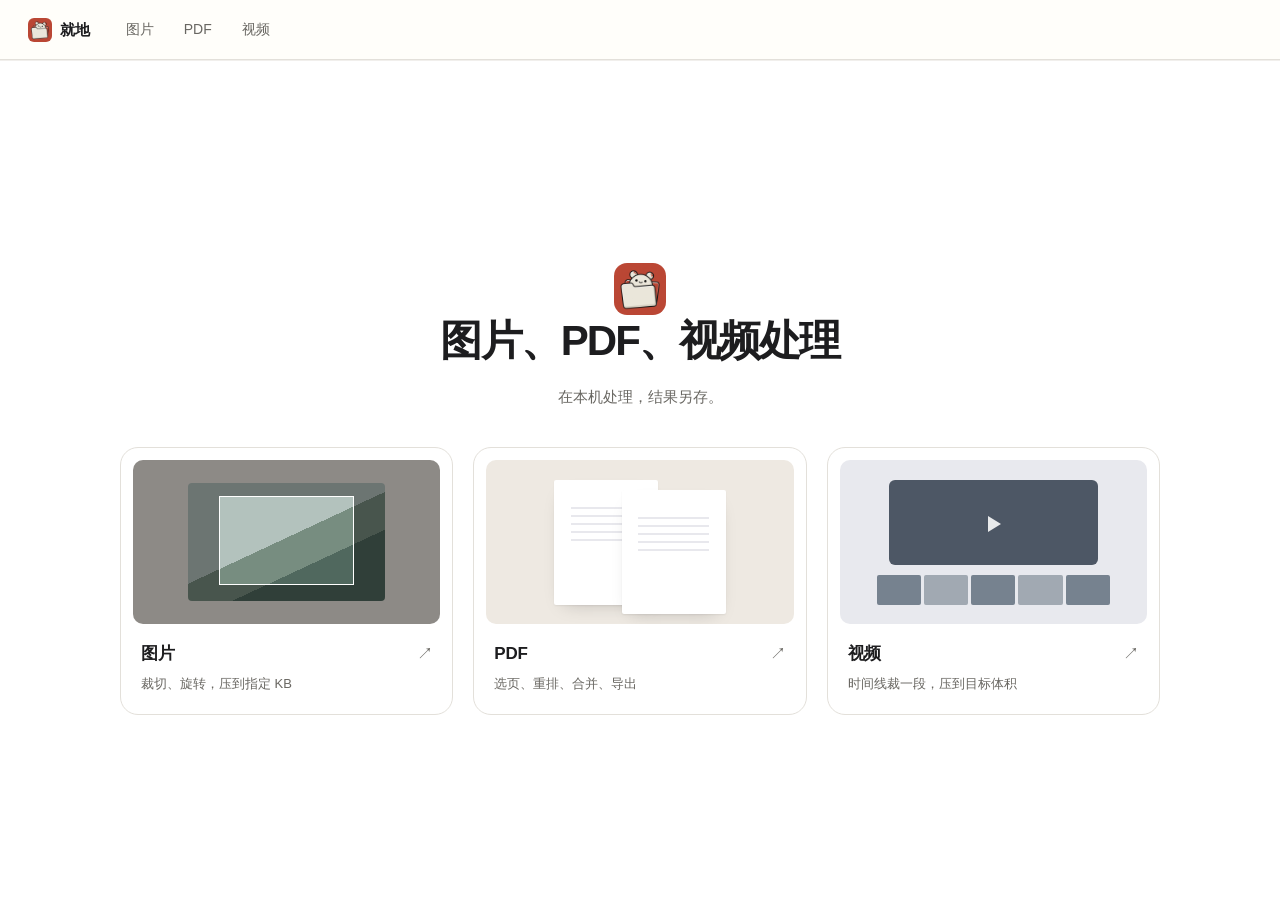
<file: index.html>
<!DOCTYPE html>
<html lang="zh-CN">
<head>
<meta charset="utf-8">
<meta name="viewport" content="width=device-width, initial-scale=1, viewport-fit=cover">
<meta name="theme-color" content="#BA4735">
<title>就地</title>
<link rel="icon" href="favicon.png" type="image/png">
<link rel="apple-touch-icon" href="apple-touch-icon.png">
<link rel="stylesheet" href="css/app.css">
</head>
<body>
<div class="app">
  <a class="skip-link" href="#mainContent">跳到主要内容</a>
  <nav class="shell-nav" aria-label="主要导航">
    <a class="brand" href="index.html"><img src="favicon.png" width="24" height="24" alt="">就地</a>
    <div class="nav-links">
      <a href="image.html">图片</a>
      <a href="pdf.html">PDF</a>
      <a href="video.html">视频</a>
    </div>
  </nav>
  <main id="mainContent" class="hub-page">
    <header class="hub-hero">
      <img class="hub-mark" src="favicon.png" width="72" height="72" alt="">
      <h1>图片、PDF、视频处理</h1>
      <p class="hero-copy">在本机处理，结果另存。</p>
    </header>
    <section class="hub-tools">
      <a class="hub-tool" href="image.html">
        <div class="hub-preview is-image" aria-hidden="true">
          <span class="pv-photo"></span>
          <span class="pv-crop">
            <i class="nw"></i><i class="ne"></i><i class="sw"></i><i class="se"></i>
          </span>
        </div>
        <h2>图片 <span aria-hidden="true">↗</span></h2>
        <p>裁切、旋转，压到指定 KB</p>
      </a>
      <a class="hub-tool" href="pdf.html">
        <div class="hub-preview is-pdf" aria-hidden="true">
          <span class="pv-page a"></span>
          <span class="pv-page b"></span>
        </div>
        <h2>PDF <span aria-hidden="true">↗</span></h2>
        <p>选页、重排、合并、导出</p>
      </a>
      <a class="hub-tool" href="video.html">
        <div class="hub-preview is-video" aria-hidden="true">
          <span class="pv-screen"></span>
          <span class="pv-film"><i></i><i></i><i></i><i></i><i></i></span>
        </div>
        <h2>视频 <span aria-hidden="true">↗</span></h2>
        <p>时间线裁一段，压到目标体积</p>
      </a>
    </section>
  </main>
</div>
</body>
</html>
</file>
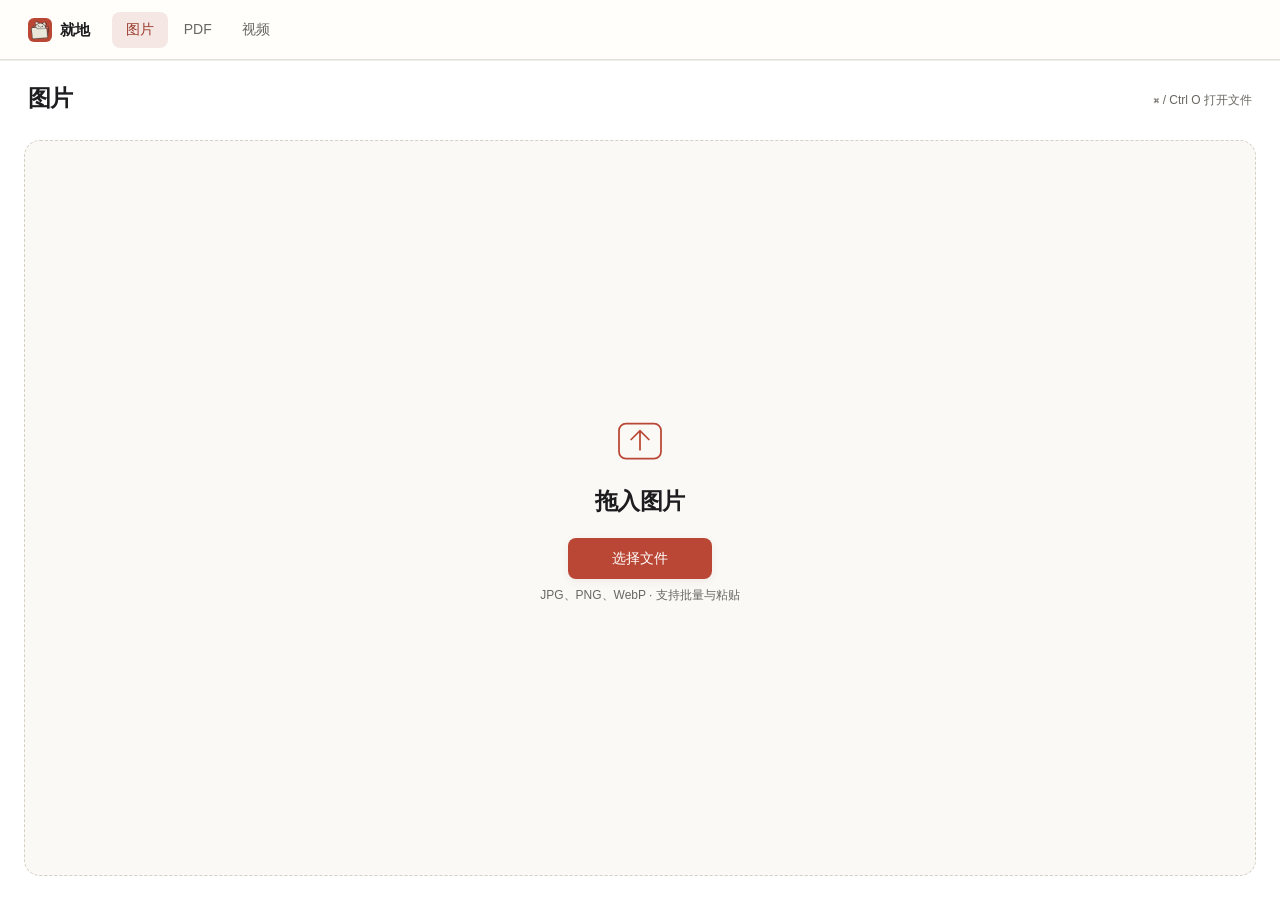
<file: image.html>
<!DOCTYPE html>
<html lang="zh-CN">
<head>
<meta charset="utf-8">
<meta name="viewport" content="width=device-width, initial-scale=1, viewport-fit=cover">
<meta name="theme-color" content="#BA4735">
<title>就地 · 图片</title>
<link rel="icon" href="favicon.png" type="image/png">
<link rel="apple-touch-icon" href="apple-touch-icon.png">
<link rel="stylesheet" href="css/app.css">
</head>
<body class="tool-image">
<div class="app">
  <a class="skip-link" href="#mainContent">跳到主要内容</a>
  <nav class="shell-nav" aria-label="主要导航">
    <a class="brand" href="index.html"><img src="favicon.png" width="24" height="24" alt="">就地</a>
    <div class="nav-links">
      <a href="image.html">图片</a>
      <a href="pdf.html">PDF</a>
      <a href="video.html">视频</a>
    </div>
  </nav>

  <main id="mainContent" class="tool-main">
  <header class="tool-heading"><div><h1>图片</h1></div><span class="shortcut-hint">⌘ / Ctrl O 打开文件</span></header>
  <section id="empty" class="empty">
    <div id="drop" class="drop" tabindex="0" role="button" aria-label="选择或拖入图片">
      <input id="file" aria-label="选择图片文件" tabindex="-1" class="file-hidden" type="file" accept="image/*" multiple>
      <svg class="drop-icon" viewBox="0 0 48 48" fill="none" stroke="currentColor" stroke-width="1.5" aria-hidden="true"><rect x="6" y="10" width="36" height="30" rx="6"/><path d="M16 24l8-8 8 8M24 16v17"/></svg>
      <p class="dz-main">拖入图片</p>
      <span class="choose-file">选择文件</span>
      <p class="dz-formats">JPG、PNG、WebP · 支持批量与粘贴</p>
      <p id="importStatus" class="import-status" role="status" aria-live="polite"></p>
    </div>
  </section>

  <div id="work" class="studio hidden">
    <div class="stage-col">
      <div class="stage" id="stage">
        <div class="stage-tabs" id="stageTabs">
          <button type="button" data-view="crop" class="on">裁切</button>
          <button type="button" data-view="compare">对比</button>
        </div>
        <div id="cropView">
          <div class="stage-inner" id="stageInner">
            <canvas id="view"></canvas>
            <div class="crop" id="cropEl" hidden>
              <i data-handle="nw"></i><i data-handle="n"></i><i data-handle="ne"></i>
              <i data-handle="w"></i><i data-handle="e"></i>
              <i data-handle="sw"></i><i data-handle="s"></i><i data-handle="se"></i>
            </div>
          </div>
        </div>
        <div id="compareView" class="compare-view hidden">
          <img id="cmpOrig" alt="原图">
          <div class="cmp-top" id="cmpTop"><img id="cmpOut" alt="结果"></div>
          <div class="cmp-bar" id="cmpBar"></div>
          <span class="cmp-tag l">原</span>
          <span class="cmp-tag r">压后</span>
        </div>
      </div>
      <div id="batchStrip" class="batch-strip hidden"></div>
    </div>

    <aside class="console" aria-label="图片处理设置">
      <div class="file-head">
        <div class="name" id="fileName">—</div>
        <div class="meta" id="fileMeta"></div>
      </div>

      <div class="block">
        <span class="lab">取景</span>
        <div class="chips" id="aspects"></div>
      </div>

      <div class="block">
        <span class="lab">常用尺寸</span>
        <div class="presets" id="presets"></div>
      </div>

      <div class="block limit-block">
        <span class="lab">体积上限 <span class="unit-hint">1 KB = 1,000 字节</span></span>
        <div class="row">
          <input aria-label="体积上限（KB）" id="kbRange" type="range" min="10" max="4000" step="1" value="200">
          <div class="num-box">
            <input aria-label="体积上限（KB）" id="kbNum" type="number" min="10" max="4000" step="0.1" value="200" inputmode="decimal">
            <span>KB</span>
          </div>
        </div>
      </div>

      <div class="block">
        <span class="lab">格式</span>
        <div class="seg" id="fmtSeg">
          <button type="button" data-fmt="jpeg" class="on">JPEG</button>
          <button type="button" data-fmt="webp" id="webpBtn">WebP</button>
          <button type="button" data-fmt="png">PNG</button>
        </div>
        <p class="warn-box" id="pngWarn">PNG 保留透明度；较小体积可选择 JPEG 或 WebP。</p>
      </div>

      <div class="block">
        <span class="lab">输出像素</span>
        <div class="dims">
          <div class="num-box">
            <input aria-label="输出宽度（像素）" id="wVal" type="number" min="1" max="8000" inputmode="numeric">
            <span>宽</span>
          </div>
          <button type="button" class="link on" id="keepAsp" aria-pressed="true" title="锁定比例">比例</button>
          <div class="num-box">
            <input aria-label="输出高度（像素）" id="hVal" type="number" min="1" max="8000" inputmode="numeric">
            <span>高</span>
          </div>
        </div>
      </div>

      <div class="block">
        <div class="text-row">
          <button type="button" id="rotL">左转</button>
          <button type="button" id="rotR">右转</button>
          <button type="button" id="flipH">水平翻</button>
          <button type="button" id="flipV">垂直翻</button>
        </div>
      </div>

      <div class="progress hidden"><i id="progressBar"></i></div>
      <div class="result" id="resultBox" aria-label="实际导出结果" aria-live="polite"></div>
      <p id="status" class="status" aria-live="polite"></p>

      <div class="actions">
        <a id="dl" class="btn btn-primary" href="#" download aria-disabled="true">下载这张</a>
        <button type="button" id="dlAll" class="hidden">打包全部</button>
        <button type="button" id="resetImage" class="btn-ghost">恢复原图</button>
        <button type="button" id="swap" class="btn-ghost">换图</button>
      </div>
    </aside>
  </div>
  </main>
</div>
<script src="js/common.js"></script>
<script src="js/image.js"></script>
</body>
</html>
</file>
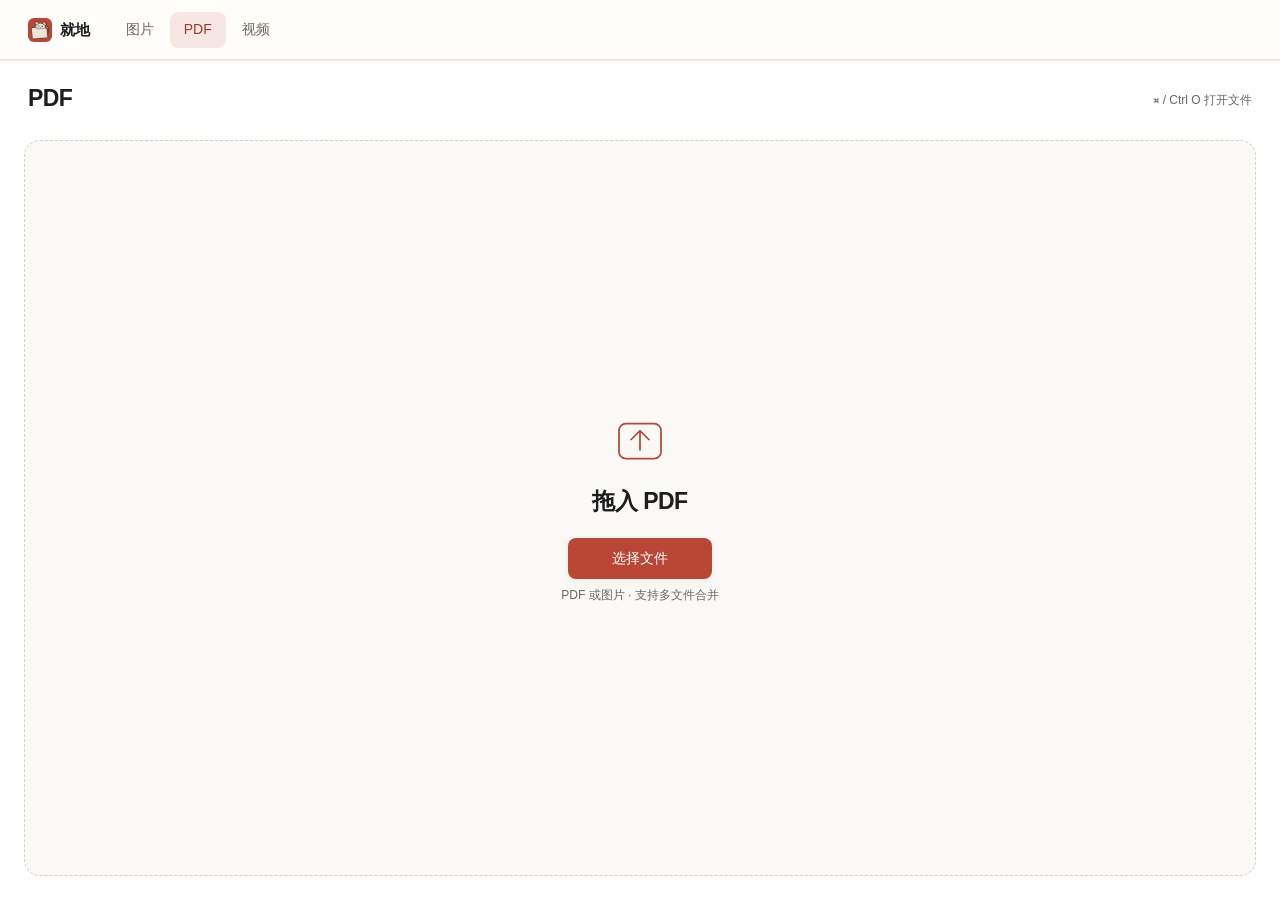
<file: pdf.html>
<!DOCTYPE html>
<html lang="zh-CN">
<head>
<meta charset="utf-8">
<meta name="viewport" content="width=device-width, initial-scale=1, viewport-fit=cover">
<meta name="theme-color" content="#BA4735">
<title>就地 · PDF</title>
<link rel="icon" href="favicon.png" type="image/png">
<link rel="apple-touch-icon" href="apple-touch-icon.png">
<link rel="stylesheet" href="css/app.css">
</head>
<body class="tool-pdf">
<div class="app">
  <a class="skip-link" href="#mainContent">跳到主要内容</a>
  <nav class="shell-nav" aria-label="主要导航">
    <a class="brand" href="index.html"><img src="favicon.png" width="24" height="24" alt="">就地</a>
    <div class="nav-links">
      <a href="image.html">图片</a>
      <a href="pdf.html">PDF</a>
      <a href="video.html">视频</a>
    </div>
  </nav>

  <main id="mainContent" class="tool-main">
  <header class="tool-heading"><div><h1>PDF</h1></div><span class="shortcut-hint">⌘ / Ctrl O 打开文件</span></header>
  <section id="empty" class="empty">
    <div id="drop" class="drop" tabindex="0" role="button" aria-label="选择或拖入 PDF">
      <input id="file" aria-label="选择PDF文件" tabindex="-1" class="file-hidden" type="file" accept="application/pdf,.pdf,image/*" multiple>
      <svg class="drop-icon" viewBox="0 0 48 48" fill="none" stroke="currentColor" stroke-width="1.5" aria-hidden="true"><rect x="6" y="10" width="36" height="30" rx="6"/><path d="M16 24l8-8 8 8M24 16v17"/></svg>
      <p class="dz-main">拖入 PDF</p>
      <span class="choose-file">选择文件</span>
      <p class="dz-formats">PDF 或图片 · 支持多文件合并</p>
      <p id="importStatus" class="import-status" role="status" aria-live="polite"></p>
    </div>
  </section>

  <div id="work" class="studio hidden">
    <div class="stage-col">
      <div class="work-bar">
        <div class="file-rail" id="fileRail"></div>
        <div class="toolbar">
          <span class="selcount" id="selCount">未选</span>
          <button type="button" id="selAll">全选</button>
          <button type="button" id="selNone">清除</button>
          <span class="sp"></span>
          <button type="button" id="rotL">左转</button>
          <button type="button" id="rotR">右转</button>
          <button type="button" id="delPages" class="btn-danger">删除</button>
          <button type="button" id="extractSel">拆出</button>
          <button type="button" id="exportImg">导出图</button>
        </div>
      </div>
      <p class="workspace-hint">点选页面 · Shift 连选 · ⌘ / Ctrl 多选 · 拖动重排</p>
      <div class="stage pdf-stage" id="pageStage">
        <div class="pages" id="pages"></div>
      </div>
    </div>

    <aside class="console" aria-label="PDF处理设置">
      <div class="file-head">
        <div class="name" id="fileName">—</div>
        <div class="meta" id="fileMeta"></div>
      </div>

      <div class="block">
        <span class="lab">按页导出</span>
        <div class="range-row">
          <label>从<input id="pgFrom" type="number" min="1" value="1" inputmode="numeric"></label>
          <label>到<input id="pgTo" type="number" min="1" value="1" inputmode="numeric"></label>
        </div>
        <input aria-label="剔除页码，如 3 或 7-9" id="pgSkip" class="skip-in" type="text" placeholder="剔除页，如 3, 7" autocomplete="off">
        <p class="note" id="rangeHint">将导出 — 页</p>
        <span class="lab">清晰度</span>
        <div class="seg" id="exDpi">
          <button type="button" data-dpi="150">清晰</button>
          <button type="button" data-dpi="200" class="on">高清</button>
          <button type="button" data-dpi="300">印刷</button>
        </div>
        <div class="seg" id="exFmt">
          <button type="button" data-ex="jpeg" class="on">JPEG</button>
          <button type="button" data-ex="png">PNG</button>
        </div>
        <div class="text-row">
          <button type="button" id="exPdf">导出 PDF</button>
          <button type="button" id="exLong">长图</button>
          <button type="button" id="exImgs">单张图</button>
        </div>
      </div>

      <div class="block">
        <span class="lab">压缩 PDF</span>
        <div class="limit-block pdf-limit">
          <label class="check-row"><input id="pdfLimitEnabled" type="checkbox">启用 PDF 体积上限</label>
          <div class="num-box"><input id="pdfTargetKB" aria-label="PDF 体积上限（KB）" type="number" min="10" max="256000" step="0.1" value="2000" inputmode="decimal"><span>KB</span></div>
          <p class="note">此上限适用于 PDF。</p>
        </div>
        <p class="note">保留文字与矢量内容。</p>
        <label class="check-row"><input id="rasterizePdf" type="checkbox">转为图片进一步压缩</label>
        <p class="note">转为图片会丢失文字搜索、链接和表单。</p>
        <div class="row">
          <input aria-label="图片压缩质量" id="jpgQ" type="range" min="1" max="100" step="1" value="100">
          <div class="num-box">
            <input aria-label="图片压缩质量" id="jpgQNum" type="number" min="1" max="100" value="100">
            <span>质量上限</span>
          </div>
        </div>
        <div class="seg" id="scaleSeg">
          <button type="button" data-scale="1">1×</button>
          <button type="button" data-scale="1.5" class="on">1.5×</button>
          <button type="button" data-scale="2">2×</button>
        </div>
        <button type="button" id="compress" class="btn-ghost btn-block">压缩</button>
      </div>

      <div class="progress hidden"><i id="progressBar"></i></div>
      <div id="exportResult" class="result" aria-live="polite"></div>
      <p id="status" class="status" aria-live="polite"></p>

      <div class="actions">
        <button type="button" id="download" class="btn-primary">下载当前</button>
        <button type="button" id="merge">合并全部并下载</button>
        <button type="button" id="undo" class="btn-ghost">撤销</button>
      </div>
    </aside>
  </div>
  </main>
</div>
<script src="js/vendor/pdf-lib.min.js"></script>
<script src="js/vendor/pdf.min.js"></script>
<script src="js/vendor/jszip.min.js"></script>
<script src="js/common.js"></script>
<script src="js/pdf.js"></script>
</body>
</html>
</file>
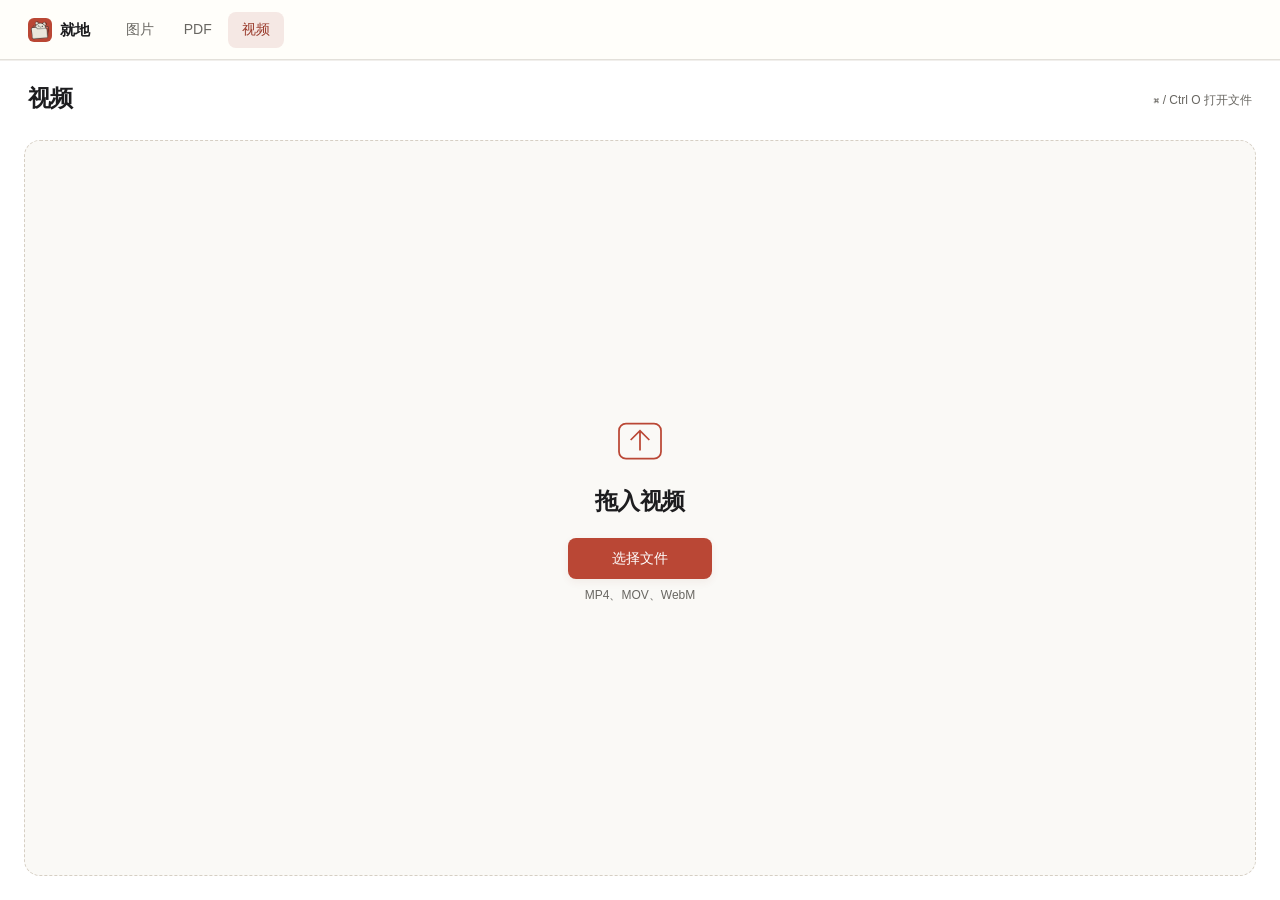
<file: video.html>
<!DOCTYPE html>
<html lang="zh-CN">
<head>
<meta charset="utf-8">
<meta name="viewport" content="width=device-width, initial-scale=1, viewport-fit=cover">
<meta name="theme-color" content="#BA4735">
<title>就地 · 视频</title>
<link rel="icon" href="favicon.png" type="image/png">
<link rel="apple-touch-icon" href="apple-touch-icon.png">
<link rel="stylesheet" href="css/app.css">
</head>
<body class="tool-video">
<div class="app">
  <a class="skip-link" href="#mainContent">跳到主要内容</a>
  <nav class="shell-nav" aria-label="主要导航">
    <a class="brand" href="index.html"><img src="favicon.png" width="24" height="24" alt="">就地</a>
    <div class="nav-links">
      <a href="image.html">图片</a>
      <a href="pdf.html">PDF</a>
      <a href="video.html">视频</a>
    </div>
  </nav>

  <main id="mainContent" class="tool-main">
  <header class="tool-heading"><div><h1>视频</h1></div><span class="shortcut-hint">⌘ / Ctrl O 打开文件</span></header>
  <section id="empty" class="empty">
    <div id="drop" class="drop" tabindex="0" role="button" aria-label="选择或拖入视频">
      <input id="file" aria-label="选择视频文件" tabindex="-1" class="file-hidden" type="file" accept="video/*">
      <svg class="drop-icon" viewBox="0 0 48 48" fill="none" stroke="currentColor" stroke-width="1.5" aria-hidden="true"><rect x="6" y="10" width="36" height="30" rx="6"/><path d="M16 24l8-8 8 8M24 16v17"/></svg>
      <p class="dz-main">拖入视频</p>
      <span class="choose-file">选择文件</span>
      <p class="dz-formats">MP4、MOV、WebM</p>
      <p id="importStatus" class="import-status" role="status" aria-live="polite"></p>
    </div>
  </section>

  <div id="work" class="studio hidden">
    <div class="stage-col">
      <div class="stage">
        <video id="player" class="preview" controls playsinline></video>
      </div>
      <div class="film" id="film" aria-label="裁剪时间线">
        <div class="film-shots" id="filmShots"></div>
        <div class="film-shade l" id="shadeL"></div>
        <div class="film-shade r" id="shadeR"></div>
        <div class="film-sel" id="filmSel"></div>
        <div class="film-h" id="hStart"></div>
        <div class="film-h" id="hEnd"></div>
      </div>
      <div class="times">
        <span id="tStartLab">0:00</span>
        <span id="tSpanLab">整段</span>
        <span id="tEndLab">0:00</span>
      </div>
    </div>

    <aside class="console" aria-label="视频处理设置">
      <div class="file-head">
        <div class="name" id="fileName">—</div>
        <div class="meta" id="fileMeta"></div>
      </div>

      <div class="block">
        <span class="lab">起点 / 终点</span>
        <div class="row pair">
          <div class="num-box">
            <input aria-label="起点（秒）" id="tStart" type="number" min="0" step="0.1" value="0">
            <span>起 · 秒</span>
          </div>
          <div class="num-box">
            <input aria-label="终点（秒）" id="tEnd" type="number" min="0" step="0.1" value="0">
            <span>止 · 秒</span>
          </div>
        </div>
        <div class="text-row">
          <button type="button" id="playSel">只播这段</button>
          <button type="button" id="markIn">当前为起</button>
          <button type="button" id="markOut">当前为止</button>
        </div>
      </div>

      <div class="block">
        <span class="lab">目标体积</span>
        <div class="row">
          <input aria-label="目标体积（MB）" id="mbRange" type="range" min="1" max="200" step="1" value="8">
          <div class="num-box">
            <input aria-label="目标体积（MB）" id="mbNum" type="number" min="1" max="200" value="8">
            <span>MB</span>
          </div>
        </div>
      </div>

      <div class="block">
        <span class="lab">画面</span>
        <div class="seg" id="resSeg">
          <button type="button" data-res="src" class="on">原片</button>
          <button type="button" data-res="1080">1080</button>
          <button type="button" data-res="720">720</button>
          <button type="button" data-res="480">480</button>
        </div>
      </div>

      <div class="block">
        <span class="lab">声音</span>
        <div class="seg" id="audSeg">
          <button type="button" data-aud="keep" class="on">保留</button>
          <button type="button" data-aud="mute">去掉</button>
        </div>
      </div>

      <div class="result" id="encBox"></div>
      <div class="progress hidden"><i id="progressBar"></i></div>
      <p id="status" class="status" aria-live="polite"></p>

      <div class="actions">
        <button type="button" id="run" class="btn-primary">处理并下载</button>
        <button type="button" id="cancel" class="btn-ghost hidden">取消</button>
        <button type="button" id="swap" class="btn-ghost">换一条</button>
      </div>
    </aside>
  </div>
  </main>
</div>
<script src="js/common.js"></script>
<script src="js/video.js"></script>
</body>
</html>
</file>
<file: css/app.css>
:root {
  --bg: #fff;
  --surface: #fff;
  --fill: #F5F5F7;
  --fill-2: #EBEBED;
  --ink: #1D1D1F;
  --muted: #6E6E73;
  --faint: #8E8E93;
  --line: rgba(0, 0, 0, 0.08);
  --line-2: rgba(0, 0, 0, 0.12);
  --accent: #BA4735;
  --accent-press: #9A3B2C;
  --ok: #248A3D;
  --warn: #C93400;
  --stage-image: #1C1C1E;
  --stage-pdf: #E5E5EA;
  --stage-video: #1C1C1E;
  --radius: 8px;
  --radius-sm: 6px;
  --radius-lg: 12px;
  --nav-h: 52px;
  --console-w: 312px;
  --safe-b: env(safe-area-inset-bottom, 0px);
  --safe-t: env(safe-area-inset-top, 0px);
  --z-nav: 20;
  --z-stage: 3;
}

* { box-sizing: border-box; }
html, body { margin: 0; padding: 0; }
html { -webkit-text-size-adjust: 100%; height: 100%; }
body {
  background: var(--bg);
  color: var(--ink);
  font: 13px/1.47 -apple-system, BlinkMacSystemFont, "SF Pro Text", "PingFang SC",
    "Hiragino Sans GB", "Segoe UI", sans-serif;
  min-height: 100dvh;
  -webkit-font-smoothing: antialiased;
}
button, input, select, textarea { font: inherit; color: inherit; }
button { touch-action: manipulation; }
a { color: inherit; }

.app {
  min-height: 100dvh;
  display: flex;
  flex-direction: column;
}

/* ——— nav ——— */
.shell-nav {
  height: calc(var(--nav-h) + var(--safe-t));
  padding: var(--safe-t) 20px 0;
  display: flex;
  align-items: center;
  gap: 22px;
  background: rgba(255, 255, 255, 0.72);
  -webkit-backdrop-filter: blur(20px) saturate(180%);
  backdrop-filter: blur(20px) saturate(180%);
  box-shadow: 0 0.5px 0 var(--line);
  position: sticky;
  top: 0;
  z-index: var(--z-nav);
}
.brand {
  text-decoration: none;
  font-size: 15px;
  font-weight: 600;
  line-height: 1;
  letter-spacing: -0.01em;
  color: var(--ink);
  display: inline-flex;
  align-items: center;
  gap: 8px;
}
.brand img {
  width: 24px;
  height: 24px;
  border-radius: 6px;
  display: block;
}
.nav-links {
  display: flex;
  gap: 2px;
  flex: 1;
}
.nav-links a {
  text-decoration: none;
  color: var(--muted);
  padding: 6px 11px;
  min-height: 32px;
  display: inline-flex;
  align-items: center;
  font-weight: 500;
  border-radius: 8px;
}
.nav-links a:hover { color: var(--ink); background: rgba(0, 0, 0, 0.04); }
.nav-links a.on { color: var(--ink); background: rgba(0, 0, 0, 0.06); }
.nav-links a:active { background: rgba(0, 0, 0, 0.08); }

/* ——— hub ——— */
.hub-page {
  flex: 1;
  display: flex;
  flex-direction: column;
  align-items: center;
  justify-content: center;
  padding: 28px 32px 52px;
  width: 100%;
}
.hub-hero {
  text-align: center;
  margin-bottom: 32px;
}
.hub-mark {
  width: 64px;
  height: 64px;
  border-radius: 16px;
  display: block;
  margin: 0 auto;
}
.hub-hero h1 {
  margin: 12px 0 0;
  font-size: 26px;
  font-weight: 600;
  letter-spacing: -0.03em;
  line-height: 1.1;
}
.hub-tools {
  display: grid;
  grid-template-columns: repeat(3, minmax(0, 236px));
  gap: 26px;
  width: min(800px, 100%);
}
.hub-tool {
  text-decoration: none;
  color: inherit;
  text-align: center;
  display: block;
  min-width: 0;
}
.hub-preview {
  height: 168px;
  border-radius: 14px;
  margin-bottom: 12px;
  position: relative;
  overflow: hidden;
  transition: transform 120ms ease-out;
}
.hub-tool:hover .hub-preview { transform: scale(0.985); }
.hub-tool:active .hub-preview { transform: scale(0.97); }
.hub-tool h2 {
  margin: 0;
  font-size: 16px;
  font-weight: 600;
  letter-spacing: -0.016em;
  line-height: 1.2;
}
.hub-tool p {
  margin: 5px 0 0;
  color: var(--muted);
  font-size: 13px;
  line-height: 1.4;
  text-wrap: pretty;
}
.hub-preview.is-image { background: #1C1C1E; }
.pv-photo {
  position: absolute;
  left: 18%;
  top: 14%;
  width: 64%;
  height: 72%;
  background: #4A4846;
  border-radius: 4px;
}
.pv-crop {
  position: absolute;
  left: 28%;
  top: 22%;
  width: 44%;
  height: 54%;
  border: 1.5px solid #fff;
  box-shadow: 0 0 0 999px rgba(0, 0, 0, 0.4);
}
.pv-crop i {
  position: absolute;
  width: 8px;
  height: 8px;
  border: 1.5px solid #fff;
}
.pv-crop i.nw { left: -1px; top: -1px; border-right: 0; border-bottom: 0; }
.pv-crop i.ne { right: -1px; top: -1px; border-left: 0; border-bottom: 0; }
.pv-crop i.sw { left: -1px; bottom: -1px; border-right: 0; border-top: 0; }
.pv-crop i.se { right: -1px; bottom: -1px; border-left: 0; border-top: 0; }
.hub-preview.is-pdf { background: #E5E5EA; }
.pv-page {
  position: absolute;
  width: 34%;
  height: 76%;
  background: #fff;
  border-radius: 2px;
  box-shadow: 0 1px 2px rgba(0, 0, 0, 0.06), 0 8px 18px -10px rgba(0, 0, 0, 0.22);
}
.pv-page::before {
  content: "";
  position: absolute;
  left: 16%;
  right: 16%;
  top: 22%;
  height: 1.5px;
  background: #E8E8ED;
  box-shadow: 0 8px 0 #E8E8ED, 0 16px 0 #E8E8ED, 0 24px 0 #E8E8ED, 0 32px 0 #E8E8ED;
}
.pv-page.a { left: 22%; top: 12%; }
.pv-page.b { left: 44%; top: 18%; }
.hub-preview.is-video { background: #1C1C1E; }
.pv-screen {
  position: absolute;
  left: 16%;
  top: 12%;
  width: 68%;
  height: 52%;
  background: #2C2C2E;
  border-radius: 6px;
}
.pv-screen::after {
  content: "";
  position: absolute;
  left: 50%;
  top: 50%;
  width: 0;
  height: 0;
  margin: -7px 0 0 -5px;
  border-style: solid;
  border-width: 8px 0 8px 13px;
  border-color: transparent transparent transparent rgba(255, 255, 255, 0.88);
}
.pv-film {
  position: absolute;
  left: 12%;
  right: 12%;
  bottom: 12%;
  height: 18%;
  display: flex;
  gap: 3px;
}
.pv-film i {
  flex: 1;
  background: #3A3A3C;
  border-radius: 2px;
}

/* ——— empty / drop ——— */
.empty {
  flex: 1;
  display: flex;
  min-height: 0;
  padding: 14px 16px calc(16px + var(--safe-b));
}
.drop {
  flex: 1;
  width: 100%;
  border: 0;
  background: var(--fill);
  border-radius: var(--radius-lg);
  display: flex;
  flex-direction: column;
  align-items: center;
  justify-content: center;
  text-align: center;
  padding: 40px 24px;
  cursor: pointer;
  outline: none;
}
.drop:hover, .drop:focus-visible { filter: brightness(0.985); }
.drop.over { filter: none; box-shadow: inset 0 0 0 1.5px var(--ink); }
.tool-image .drop, .tool-video .drop {
  background: var(--stage-image);
  color: #fff;
}
.tool-image .dz-hint, .tool-video .dz-hint { color: rgba(255, 255, 255, 0.48); }
.tool-pdf .drop { background: var(--stage-pdf); }
.dz-main {
  margin: 0;
  font-size: 22px;
  font-weight: 600;
  letter-spacing: -0.022em;
  line-height: 1.15;
}
.dz-hint { margin: 8px 0 0; color: var(--muted); font-size: 13px; text-wrap: pretty; }
.file-hidden { position: absolute; width: 1px; height: 1px; opacity: 0; pointer-events: none; }

/* ——— studio ——— */
.studio {
  flex: 1;
  display: grid;
  grid-template-columns: 1fr var(--console-w);
  min-height: 0;
}
.stage-col {
  min-width: 0;
  min-height: 0;
  display: flex;
  flex-direction: column;
  padding: 12px 12px 12px 16px;
  gap: 10px;
}
.console {
  border-left: 0.5px solid var(--line);
  background: var(--fill);
  padding: 16px 16px calc(16px + var(--safe-b));
  overflow: auto;
  min-height: 0;
  display: flex;
  flex-direction: column;
}
.stage {
  flex: 1;
  min-height: 360px;
  border-radius: var(--radius-lg);
  position: relative;
  overflow: hidden;
  display: flex;
  align-items: center;
  justify-content: center;
}
.tool-image .stage { background: var(--stage-image); }
.tool-pdf .stage { background: var(--stage-pdf); }
.tool-video .stage { background: var(--stage-video); }

#cropView {
  display: flex;
  align-items: center;
  justify-content: center;
  max-width: 100%;
  max-height: 100%;
}
.stage-inner {
  position: relative;
  line-height: 0;
  max-width: 100%;
  max-height: 100%;
}
.stage-inner canvas,
.stage-inner img,
.stage-inner video {
  display: block;
  max-width: 100%;
  max-height: 100%;
}

/* crop */
.crop {
  position: absolute;
  left: 0; top: 0;
  border: 1.5px solid #fff;
  box-shadow: 0 0 0 9999px rgba(0, 0, 0, 0.46);
  cursor: grab;
  touch-action: none;
}
.crop:active { cursor: grabbing; }
.crop i {
  position: absolute;
  width: 10px;
  height: 10px;
  background: #fff;
  border-radius: 2px;
  box-shadow: 0 0 0 1px rgba(0,0,0,.25);
}
.crop i[data-handle="nw"] { left: -5px; top: -5px; cursor: nwse-resize; }
.crop i[data-handle="ne"] { right: -5px; top: -5px; cursor: nesw-resize; }
.crop i[data-handle="sw"] { left: -5px; bottom: -5px; cursor: nesw-resize; }
.crop i[data-handle="se"] { right: -5px; bottom: -5px; cursor: nwse-resize; }
.crop i[data-handle="n"] { left: 50%; top: -5px; margin-left: -5px; cursor: ns-resize; }
.crop i[data-handle="s"] { left: 50%; bottom: -5px; margin-left: -5px; cursor: ns-resize; }
.crop i[data-handle="w"] { left: -5px; top: 50%; margin-top: -5px; cursor: ew-resize; }
.crop i[data-handle="e"] { right: -5px; top: 50%; margin-top: -5px; cursor: ew-resize; }

.compare-view {
  position: absolute;
  inset: 0;
  overflow: hidden;
  user-select: none;
  touch-action: none;
}
.compare-view > img,
.compare-view .cmp-top img {
  position: absolute;
  left: 0;
  top: 0;
  width: 100%;
  height: 100%;
  object-fit: contain;
  pointer-events: none;
}
.compare-view .cmp-top {
  position: absolute;
  inset: 0 auto 0 0;
  width: 50%;
  overflow: hidden;
}
.compare-view .cmp-top img {
  width: var(--stage-w, 100%);
  height: 100%;
  max-width: none;
}
.compare-view .cmp-bar {
  position: absolute;
  top: 0; bottom: 0;
  left: 50%;
  width: 2px;
  margin-left: -1px;
  background: #fff;
  cursor: ew-resize;
}
.compare-view .cmp-bar::after {
  content: "";
  position: absolute;
  top: 50%;
  left: 50%;
  width: 22px;
  height: 22px;
  margin: -11px 0 0 -11px;
  border: 1.5px solid #fff;
  border-radius: 50%;
  background: rgba(28, 28, 30, 0.55);
}
.cmp-tag {
  position: absolute;
  top: 10px;
  padding: 3px 8px;
  font-size: 11px;
  color: #fff;
  background: rgba(28, 28, 30, 0.5);
  border-radius: 6px;
  pointer-events: none;
}
.cmp-tag.l { left: 10px; }
.cmp-tag.r { right: 10px; }

.stage-tabs {
  position: absolute;
  top: 10px;
  left: 10px;
  display: flex;
  gap: 2px;
  z-index: var(--z-stage);
  padding: 2px;
  background: rgba(28, 28, 30, 0.45);
  border-radius: 9px;
  -webkit-backdrop-filter: blur(12px);
  backdrop-filter: blur(12px);
}
.stage-tabs button {
  appearance: none;
  border: 0;
  background: transparent;
  color: rgba(255, 255, 255, 0.78);
  padding: 5px 10px;
  font-size: 12px;
  font-weight: 500;
  cursor: pointer;
  border-radius: 7px;
}
.stage-tabs button.on { background: #fff; color: var(--ink); }

.batch-strip {
  display: flex;
  gap: 6px;
  overflow-x: auto;
  padding-bottom: 2px;
}
.batch-strip button {
  appearance: none;
  border: 2px solid transparent;
  background: var(--fill-2);
  padding: 0;
  width: 48px;
  height: 48px;
  overflow: hidden;
  flex: none;
  cursor: pointer;
  border-radius: 8px;
}
.batch-strip button img,
.batch-strip button canvas { width: 100%; height: 100%; object-fit: cover; display: block; }
.batch-strip button.on { border-color: var(--ink); }

/* ——— console ——— */
.file-head { margin: 0 0 14px; }
.file-head .name {
  font-weight: 600;
  letter-spacing: -0.01em;
  overflow: hidden;
  text-overflow: ellipsis;
  white-space: nowrap;
}
.file-head .meta {
  color: var(--muted);
  font-size: 12px;
  font-variant-numeric: tabular-nums;
  margin-top: 3px;
}
.lab {
  display: block;
  font-size: 11px;
  color: var(--muted);
  margin: 0 0 6px;
  font-weight: 500;
}
.block { margin-bottom: 16px; }
.chips, .presets {
  display: flex;
  flex-wrap: wrap;
  gap: 2px;
}
.chips button, .presets button {
  appearance: none;
  background: transparent;
  border: 0;
  border-radius: 6px;
  padding: 5px 9px;
  min-height: 28px;
  cursor: pointer;
  font-size: 13px;
  font-weight: 500;
}
.chips button:hover, .presets button:hover { background: rgba(0, 0, 0, 0.05); }
.chips button.on, .presets button.on {
  background: rgba(0, 0, 0, 0.08);
  color: var(--ink);
}
.chips button:active, .presets button:active { transform: scale(0.97); }

.row {
  display: flex;
  align-items: center;
  gap: 8px;
}
.row + .row { margin-top: 8px; }
.row.pair {
  display: grid;
  grid-template-columns: 1fr 1fr;
}

input[type="range"] {
  flex: 1;
  min-width: 80px;
  accent-color: var(--ink);
  height: 22px;
}
input[type="number"], input[type="text"], textarea, select {
  border: 0;
  background: #fff;
  border-radius: var(--radius-sm);
  padding: 8px 10px;
  outline: none;
  min-height: 34px;
  width: 100%;
  box-shadow: inset 0 0 0 0.5px var(--line);
}
input[type="number"]:focus, input[type="text"]:focus, textarea:focus, select:focus {
  box-shadow: inset 0 0 0 1.5px var(--ink);
}
.num-box {
  display: flex;
  align-items: center;
  gap: 6px;
  background: #fff;
  border-radius: var(--radius-sm);
  padding: 0 10px 0 0;
  flex: 1 1 120px;
  min-width: 0;
  box-shadow: inset 0 0 0 0.5px var(--line);
}
.num-box:focus-within { box-shadow: inset 0 0 0 1.5px var(--ink); }
.num-box input {
  width: 4.6em;
  border: 0;
  background: transparent;
  padding: 8px 0 8px 10px;
  text-align: right;
  font-variant-numeric: tabular-nums;
  outline: none;
  min-height: 32px;
  box-shadow: none;
}
.num-box input:focus { box-shadow: none; }
.num-box span { color: var(--muted); font-size: 12px; white-space: nowrap; }

.seg {
  display: flex;
  background: var(--fill-2);
  border-radius: 9px;
  padding: 2px;
  gap: 2px;
}
.seg button {
  appearance: none;
  flex: 1;
  border: 0;
  background: transparent;
  border-radius: 7px;
  min-height: 28px;
  cursor: pointer;
  font-size: 13px;
  font-weight: 500;
  padding: 0 8px;
}
.seg button.on {
  background: #fff;
  color: var(--ink);
  box-shadow: 0 0.5px 1px rgba(0, 0, 0, 0.12), 0 0 0 0.5px rgba(0, 0, 0, 0.04);
}
.seg + .seg, .seg + .actions, .row + .seg { margin-top: 8px; }
.seg.wrap { flex-wrap: wrap; }
.seg.wrap button { flex: 1 1 auto; }
.btn-block { width: 100%; margin-top: 8px; }
.btn-ghost.btn-block { min-height: 32px; }

.dims {
  display: grid;
  grid-template-columns: 1fr auto 1fr;
  gap: 8px;
  align-items: center;
}
.dims .link {
  appearance: none;
  border: 0;
  background: transparent;
  color: var(--muted);
  cursor: pointer;
  padding: 4px;
  min-width: 28px;
  border-radius: 6px;
}
.dims .link:hover { background: rgba(0, 0, 0, 0.05); }
.dims .link.on { color: var(--ink); }

.note, .status, .hint {
  margin: 0 0 8px;
  font-size: 12px;
  color: var(--muted);
  text-wrap: pretty;
}
.status:empty { display: none; margin: 0; }
.status.ok { color: var(--ok); }
.status.warn, .hint.warn { color: var(--warn); }
.warn-box {
  display: none;
  margin: 8px 0 0;
  font-size: 12px;
  color: var(--muted);
}
.warn-box.show { display: block; }

.actions {
  display: flex;
  flex-direction: column;
  gap: 8px;
  margin-top: 8px;
}
.actions.row-actions {
  display: grid;
  grid-template-columns: repeat(2, 1fr);
  flex-direction: unset;
}
.actions.row-actions button {
  min-height: 32px;
  padding: 0 8px;
  font-size: 13px;
}
.actions.row-actions.trio {
  grid-template-columns: 1fr 1fr 1fr;
  margin-top: 8px;
}
.text-row {
  display: flex;
  gap: 2px;
  margin-top: 8px;
}
.text-row button {
  appearance: none;
  flex: 1;
  border: 0;
  background: transparent;
  min-height: 28px;
  padding: 0 6px;
  border-radius: 6px;
  font-weight: 500;
  font-size: 13px;
  cursor: pointer;
  color: var(--ink);
  white-space: nowrap;
}
.text-row button:hover { background: rgba(0, 0, 0, 0.05); }
.text-row button:active { transform: scale(0.97); }
.block > .text-row:first-child { margin-top: 0; }
.console > .actions:last-of-type {
  margin-top: auto;
  position: sticky;
  bottom: 0;
  padding-top: 12px;
  background: var(--fill);
}
.btn, .actions a.btn, .actions button, button.btn {
  appearance: none;
  text-decoration: none;
  display: inline-flex;
  align-items: center;
  justify-content: center;
  min-height: 34px;
  padding: 0 14px;
  border-radius: var(--radius);
  font-weight: 590;
  cursor: pointer;
  border: 0;
  background: #fff;
  color: var(--ink);
  white-space: nowrap;
  box-shadow: 0 0 0 0.5px var(--line);
}
.btn:hover, .actions button:hover, .actions a.btn:hover {
  background: #FAFAFA;
}
.btn:active, .actions button:active, .actions a.btn:active {
  transform: scale(0.97);
  transition: transform 100ms ease-out;
}
.btn[aria-disabled="true"], .btn:disabled, button:disabled {
  opacity: 0.4;
  pointer-events: none;
}
.btn-primary,
.actions button.btn-primary,
.actions a.btn-primary {
  background: var(--accent);
  color: #fff;
  box-shadow: none;
}
.btn-primary:hover,
.actions button.btn-primary:hover,
.actions a.btn-primary:hover {
  background: var(--accent);
  filter: brightness(1.04);
}
.btn-primary:active,
.actions button.btn-primary:active,
.actions a.btn-primary:active {
  background: var(--accent-press);
  filter: none;
}
.btn-ghost, .actions button.btn-ghost {
  appearance: none;
  border: 0;
  background: transparent;
  box-shadow: none;
  cursor: pointer;
}
.btn-ghost:hover, .actions button.btn-ghost:hover { background: rgba(0, 0, 0, 0.05); }
.btn-danger, .actions button.btn-danger {
  color: var(--accent);
  box-shadow: none;
  background: transparent;
}

.result {
  margin: 0 0 8px;
  font-variant-numeric: tabular-nums;
  font-size: 12px;
  color: var(--muted);
}
.result:empty { display: none; }
.result b { font-weight: 600; color: var(--ink); }
.result .delta { color: var(--muted); }
.result .delta.up { color: var(--warn); }

.progress {
  height: 3px;
  background: var(--fill-2);
  overflow: hidden;
  margin: 0 0 12px;
  border-radius: 99px;
}
.progress > i {
  display: block;
  height: 100%;
  width: 100%;
  background: var(--ink);
  transform: scaleX(0);
  transform-origin: left center;
  transition: transform 120ms ease-out;
}

/* ——— pdf ——— */
.work-bar {
  display: flex;
  flex-wrap: wrap;
  align-items: center;
  gap: 2px 8px;
}
.work-bar .file-rail {
  flex: 0 1 auto;
  max-width: 42%;
  min-width: 0;
}
.work-bar .toolbar {
  flex: 1 1 280px;
  margin-left: 4px;
  padding-left: 10px;
  box-shadow: -0.5px 0 0 var(--line);
}
.file-rail {
  display: flex;
  gap: 4px;
  overflow-x: auto;
  padding-bottom: 0;
  align-items: center;
}
.file-chip {
  appearance: none;
  border: 0;
  background: transparent;
  padding: 5px 8px 5px 10px;
  min-height: 28px;
  min-width: 0;
  text-align: left;
  cursor: pointer;
  flex: none;
  display: flex;
  align-items: center;
  gap: 6px;
  border-radius: 6px;
  box-shadow: none;
}
.file-chip:hover { background: rgba(0, 0, 0, 0.04); }
.file-chip.on { background: rgba(0, 0, 0, 0.06); }
.file-chip .n {
  font-weight: 500;
  font-size: 13px;
  max-width: 220px;
  overflow: hidden;
  text-overflow: ellipsis;
  white-space: nowrap;
}
.file-chip .x {
  border: 0;
  background: transparent;
  color: var(--faint);
  cursor: pointer;
  padding: 0 2px;
  min-height: 0;
  line-height: 1;
  box-shadow: none;
  border-radius: 4px;
}
.file-chip .x:hover { color: var(--ink); background: rgba(0, 0, 0, 0.06); }
.file-add {
  appearance: none;
  border: 0;
  background: transparent;
  color: var(--muted);
  min-height: 28px;
  padding: 0 8px;
  font-weight: 500;
  cursor: pointer;
  border-radius: 6px;
  flex: none;
}
.file-add:hover { color: var(--ink); background: rgba(0, 0, 0, 0.04); }
.file-add:active { transform: scale(0.97); }

.toolbar {
  display: flex;
  flex-wrap: wrap;
  gap: 2px 2px;
  align-items: center;
}
.toolbar button {
  appearance: none;
  border: 0;
  background: transparent;
  min-height: 30px;
  padding: 0 10px;
  font-size: 13px;
  font-weight: 500;
  cursor: pointer;
  color: var(--ink);
  border-radius: 8px;
  box-shadow: none;
}
.toolbar button:hover { background: rgba(0, 0, 0, 0.05); }
.toolbar button:active { transform: scale(0.97); }
.toolbar button.btn-danger { color: var(--accent); }
.toolbar .sp { flex: 1; min-width: 8px; }
.selcount {
  color: var(--muted);
  font-size: 12px;
  font-variant-numeric: tabular-nums;
  margin-right: 6px;
  padding-left: 4px;
}

.tool-pdf .pdf-stage {
  overflow: auto;
  display: block;
  padding: 16px 18px 28px;
  align-items: stretch;
  justify-content: stretch;
  background: var(--stage-pdf);
  border-radius: var(--radius-lg);
}
.pages {
  position: relative;
  display: block;
  overflow: visible;
}
.pg {
  appearance: none;
  border: 0;
  background: transparent;
  padding: 0;
  cursor: pointer;
  position: absolute;
  overflow: visible;
  text-align: center;
  display: flex;
  flex-direction: column;
  box-shadow: none;
  border-radius: 0;
}
.pg .sheet {
  display: block;
  width: 100%;
  flex: 1 1 auto;
  min-height: 0;
  background: #fff;
  border-radius: 3px;
  overflow: hidden;
  box-shadow: 0 1px 2px rgba(0, 0, 0, 0.05), 0 5px 14px -8px rgba(0, 0, 0, 0.16);
  position: relative;
}
.pg .sheet canvas,
.pg .sheet img,
.pg canvas,
.pg img {
  width: 100%;
  height: 100%;
  object-fit: contain;
  display: block;
  background: #fff;
}
.pg .num {
  position: static;
  display: block;
  height: 20px;
  line-height: 20px;
  font-size: 11px;
  color: var(--muted);
  font-variant-numeric: tabular-nums;
  background: none;
  padding: 0;
  border-radius: 0;
  pointer-events: none;
  flex: none;
}
.pg.on .sheet {
  box-shadow: 0 0 0 2px var(--ink), 0 5px 14px -8px rgba(0, 0, 0, 0.16);
}
.pg.in-range .sheet {
  box-shadow: 0 0 0 1.5px var(--ink), 0 5px 14px -8px rgba(0, 0, 0, 0.16);
}
.pg.in-range .num { color: var(--ink); }
.pg.on.in-range .sheet {
  box-shadow: 0 0 0 2px var(--ink), 0 5px 14px -8px rgba(0, 0, 0, 0.16);
}
.pg.ghost { opacity: 0.4; }
.range-row {
  display: grid;
  grid-template-columns: 1fr 1fr;
  gap: 8px;
}
.range-row label {
  display: flex;
  align-items: center;
  gap: 8px;
  color: var(--muted);
  font-size: 13px;
}
.range-row input { flex: 1; min-width: 0; }
.range-row input[type="number"] {
  -moz-appearance: textfield;
  appearance: textfield;
}
.range-row input[type="number"]::-webkit-inner-spin-button,
.range-row input[type="number"]::-webkit-outer-spin-button {
  -webkit-appearance: none;
  margin: 0;
}
.skip-in { margin-top: 8px; }
.pg .ph {
  display: block;
  width: 100%;
  height: 100%;
  background: #fff;
}

/* ——— video ——— */
video.preview {
  width: 100%;
  height: 100%;
  object-fit: contain;
  background: #1C1C1E;
  display: block;
}
.film {
  position: relative;
  height: 56px;
  overflow: hidden;
  background: #2C2C2E;
  user-select: none;
  touch-action: none;
  flex: none;
  border-radius: 8px;
}
.film-shots {
  display: flex;
  height: 100%;
}
.film-shots canvas {
  flex: 1;
  height: 100%;
  min-width: 0;
  object-fit: cover;
}
.film-shade {
  position: absolute;
  top: 0; bottom: 0;
  background: rgba(0, 0, 0, 0.55);
  pointer-events: none;
}
.film-shade.l { left: 0; }
.film-shade.r { right: 0; }
.film-sel {
  position: absolute;
  top: 0; bottom: 0;
  border: 2px solid #fff;
  pointer-events: none;
  border-radius: 2px;
}
.film-h {
  position: absolute;
  top: 0; bottom: 0;
  width: 14px;
  margin-left: -7px;
  cursor: ew-resize;
  touch-action: none;
}
.film-h::after {
  content: "";
  position: absolute;
  top: 12px; bottom: 12px;
  left: 5px;
  width: 4px;
  background: #fff;
  border-radius: 2px;
}
.times {
  display: flex;
  justify-content: space-between;
  color: var(--muted);
  font-size: 12px;
  font-variant-numeric: tabular-nums;
}

.list {
  list-style: none;
  margin: 0 0 12px;
  padding: 0;
}
.list li {
  display: flex;
  align-items: center;
  gap: 8px;
  padding: 8px 0;
  box-shadow: 0 0.5px 0 var(--line);
}
.list li:last-child { box-shadow: none; }
.list .name {
  flex: 1;
  min-width: 0;
  overflow: hidden;
  text-overflow: ellipsis;
  white-space: nowrap;
  font-size: 13px;
}

.hidden { display: none !important; }

@media (max-width: 860px) {
  .hub-tools { grid-template-columns: 1fr; max-width: 300px; }
  .hub-preview { height: 148px; }
  .studio {
    grid-template-columns: 1fr;
    grid-template-rows: minmax(280px, 48vh) auto;
  }
  .stage-col { padding: 10px; }
  .console {
    border-left: 0;
    box-shadow: 0 -0.5px 0 var(--line);
  }
  .stage { min-height: 240px; }
}
@media (max-width: 640px) {
  .shell-nav { padding-left: 14px; padding-right: 14px; gap: 10px; }
  .hub-page { padding: 28px 16px 32px; }
}

@media (prefers-reduced-motion: reduce) {
  .btn:active, .actions button:active, .chips button:active,
  .presets button:active, .toolbar button:active,
  .hub-tool:hover .hub-preview, .hub-tool:active .hub-preview { transform: none; }
  .progress > i { transition: none; }
}
@media (prefers-reduced-transparency: reduce) {
  .shell-nav, .stage-tabs {
    -webkit-backdrop-filter: none;
    backdrop-filter: none;
  }
  .shell-nav { background: #fff; }
  .stage-tabs { background: rgba(28, 28, 30, 0.88); }
}

/* Workspace refinement: readable controls, predictable canvas, clear entry points. */
:root { --console-w: 336px; --fill: #f6f6f5; --accent-soft: #f5e8e4; }
body { font-size: 14px; }
.shell-nav { flex: none; height: calc(60px + var(--safe-t)); padding-left: 28px; padding-right: 28px; }
.nav-links a { min-height: 36px; padding: 7px 14px; }
.nav-links a.on { background: var(--accent-soft); color: var(--accent-press); }
.local-badge { color: var(--muted); font-size: 12px; display: inline-flex; align-items: center; gap: 7px; white-space: nowrap; }
.local-badge i { width: 6px; height: 6px; border-radius: 50%; background: #46815b; }
.skip-link { position: fixed; top: -80px; left: 16px; z-index: 100; background: var(--ink); color: white; padding: 12px 16px; border-radius: 8px; }
.skip-link:focus { top: 8px; }
:where(a, button, input, select, [tabindex]):focus-visible { outline: 2px solid var(--accent); outline-offset: 3px; }
button:disabled { cursor: default; opacity: .45; }
.hub-page { max-width: 1120px; margin: auto; padding: 54px 40px 36px; }
.hub-hero { margin-bottom: 36px; }
.hub-mark { width: 52px; height: 52px; border-radius: 13px; }
.eyebrow { margin: 18px 0 12px; color: var(--accent); font-size: 12px; font-weight: 600; letter-spacing: .08em; }
.hub-hero h1 { font-size: clamp(28px, 3.7vw, 42px); font-weight: 650; letter-spacing: -.045em; line-height: 1.25; margin: 0; }
.hero-copy { color: var(--muted); line-height: 1.85; margin: 16px 0 0; font-size: 15px; }
.hub-tools { grid-template-columns: repeat(3, minmax(0, 1fr)); gap: 20px; width: 100%; }
.hub-tool { text-align: left; padding: 12px 12px 20px; border: 1px solid var(--line); border-radius: 18px; background: var(--surface); transition: border-color 160ms, box-shadow 160ms; }
.hub-tool:hover { border-color: #cbb6af; box-shadow: 0 8px 28px -18px #67433855; }
.hub-preview { height: 164px; border-radius: 10px; margin-bottom: 20px; }
.hub-tool h2 { font-size: 17px; margin: 0 8px; display: flex; justify-content: space-between; }
.hub-tool h2 span { font-size: 16px; color: var(--muted); font-weight: 400; }
.hub-tool p { margin: 8px 8px 0; line-height: 1.65; font-size: 13px; }
.hub-foot { color: var(--muted); font-size: 12px; margin: 28px 0 0; text-align: center; }
.hub-preview.is-image { background: #eae5df; }
.pv-photo { background: linear-gradient(155deg, #b3c2bd 0%, #b3c2bd 48%, #778d80 48%, #778d80 66%, #50685e 66%); }
.hub-preview.is-pdf { background: #eee9e2; }
.hub-preview.is-video { background: #e8e9ee; }
.pv-screen { background: #4d5765; }
.pv-film i { background: #76828f; }
.pv-film i:nth-child(even) { background: #a1a9b2; }
.tool-main { display: flex; flex-direction: column; flex: 1; min-height: 0; }
.tool-heading { display: flex; align-items: center; justify-content: space-between; padding: 20px 24px 16px; gap: 16px; flex: none; }
.tool-heading h1 { font-size: 20px; letter-spacing: -.025em; margin: 0 0 4px; }
.tool-heading p { color: var(--muted); font-size: 12px; margin: 0; }
.shortcut-hint { color: var(--muted); font-size: 12px; white-space: nowrap; }
.empty { padding: 0 24px 24px; min-height: 340px; }
.drop, .tool-image .drop, .tool-video .drop, .tool-pdf .drop { background: #f7f7f5; color: var(--ink); border: 1px dashed #c9c9c5; border-radius: 16px; }
.drop:hover { background: #f0f0ec; filter: none; }
.drop.over { border-color: var(--accent); background: var(--accent-soft); box-shadow: inset 0 0 0 1px var(--accent); }
.drop-icon { width: 48px; height: 48px; color: var(--accent); margin-bottom: 22px; }
.dz-main { font-size: 23px; font-weight: 600; }
.choose-file { background: var(--accent); color: white; padding: 10px 26px; border-radius: 8px; margin-top: 24px; font-size: 14px; font-weight: 500; }
.dz-hint, .tool-image .dz-hint, .tool-video .dz-hint { color: var(--muted); margin-top: 18px; }
.dz-formats { color: var(--muted); font-size: 12px; margin: 8px 0 0; }
.import-status { color: var(--warn); margin: 14px 0 0; font-size: 13px; max-width: 480px; }
.import-status:empty { display: none; }
.console { padding: 20px; scrollbar-gutter: stable; }
.file-head { padding-bottom: 14px; border-bottom: 1px solid var(--line); }
.file-head .name { font-size: 14px; }
.lab { font-size: 12px; font-weight: 600; color: #55555b; margin-bottom: 8px; }
.block { margin-bottom: 20px; }
.seg button, .chips button, .presets button { min-height: 34px; }
.chips, .presets { gap: 4px; }
.chips button.on, .presets button.on { background: var(--accent-soft); color: var(--accent-press); }
.num-box input { min-width: 0; flex: 1; width: 100%; min-height: 36px; }
input[type="range"] { accent-color: var(--accent); }
.text-row { flex-wrap: wrap; }
.result { font-size: 13px; }
.result b { font-size: 19px; }
.progress > i { background: var(--accent); }
.check-row { display: flex; align-items: center; gap: 8px; font-size: 13px; margin: 10px 0 8px; }
.check-row input { accent-color: var(--accent); width: 16px; height: 16px; }
.workspace-hint { color: var(--muted); font-size: 11px; margin: 0 4px; flex: none; }
.work-bar { gap: 10px; }
.work-bar .file-rail { max-width: 100%; flex: 1 1 100%; }
.work-bar .toolbar { flex: 1 1 100%; margin-left: 0; padding-left: 0; box-shadow: none; }
.file-chip .x { min-width: 24px; min-height: 24px; }
.toolbar .sp { flex: 0; }
.stage-tabs { top: 12px; left: 12px; }
.cmp-tag { top: auto; bottom: 12px; }
.pg.on .sheet { box-shadow: 0 0 0 2px var(--accent); }
[aria-invalid="true"] { outline: 1px solid var(--warn); }
@media (min-width: 861px) {
  body[class^="tool-"] .app { height: 100dvh; min-height: 520px; }
  .studio { overflow: hidden; }
  .studio .stage { min-height: 180px; }
}
@media (max-width: 860px) {
  .hub-tools { max-width: none; }
  .hub-page { padding: 36px 24px; }
  .hub-preview { height: 132px; }
  .hub-tool { padding: 9px 9px 16px; }
  .hub-tool p { font-size: 12px; }
  .studio { grid-template-rows: minmax(320px, 52dvh) auto; }
  .console { overflow: visible; }
  .tool-heading { padding: 18px 16px; }
  .empty { padding: 0 16px 16px; }
  .stage-col { overflow: hidden; }
  .tool-pdf .stage { min-height: 140px; }
}
@media (max-width: 580px) {
  .shell-nav { padding-left: 16px; padding-right: 16px; gap: 12px; }
  .nav-links a { padding-left: 10px; padding-right: 10px; }
  .local-badge { font-size: 0; gap: 0; }
  .local-badge i { width: 7px; height: 7px; }
  .shortcut-hint { display: none; }
  .hub-page { padding: 30px 20px; }
  .hub-hero { margin-bottom: 26px; }
  .hub-hero h1 { font-size: 28px; }
  .hero-copy { font-size: 13px; }
  .hub-tools { grid-template-columns: 1fr; gap: 12px; }
  .hub-tool { display: grid; grid-template-columns: 100px 1fr; grid-template-rows: auto auto; column-gap: 14px; padding: 12px; align-items: center; }
  .hub-preview { grid-row: 1 / 3; height: 90px; margin: 0; }
  .hub-tool h2 { margin: 6px 0 0; align-self: end; }
  .hub-tool p { margin: 7px 0 6px; align-self: start; }
  .hub-foot { font-size: 11px; margin-top: 24px; }
  .dz-main { font-size: 21px; }
  .dz-formats { max-width: 250px; line-height: 1.8; }
  .console { padding: 20px 16px; }
  .toolbar button { padding: 0 8px; min-height: 36px; }
  input[type="number"], input[type="text"] { font-size: 16px; }
  .film-h { width: 28px; margin-left: -14px; }
  .film-h::after { left: 12px; }
}
@media (prefers-reduced-motion: reduce) {
  *, *::before, *::after { scroll-behavior: auto !important; transition-duration: 0s !important; animation-duration: 0s !important; }
}
.console > * { flex-shrink: 0; }
.console > .actions:last-of-type { margin-top: auto; box-shadow: 0 -10px 16px var(--fill); }
@media (max-width: 860px) {
  .console > .actions:last-of-type { position: static; margin-top: 16px; box-shadow: none; }
  .actions .btn-primary, .actions button.btn-primary { min-height: 44px; }
}

/* Desktop refinement: a quiet canvas and clearly separated export controls. */
:root { --muted: #696762; --line: #e3e0da; --fill: #faf9f6; }
.shell-nav { background: #fffefa; border-bottom: 1px solid var(--line); }
.tool-heading { padding: 22px 28px 20px; }
.tool-heading h1 { font-size: 23px; font-weight: 650; }
.tool-heading p { font-size: 13px; line-height: 1.6; }
.drop, .tool-image .drop, .tool-pdf .drop, .tool-video .drop { background: #faf9f6; border-color: #d6cfc4; }
.drop-icon { width: 56px; height: 56px; margin-bottom: 20px; }
.choose-file { min-width: 144px; text-align: center; box-shadow: 0 3px 8px #82362612; }
.console { background: var(--fill); }
.file-head .meta { line-height: 1.7; margin-top: 5px; }
.lab { display: flex; align-items: center; justify-content: space-between; color: #494742; letter-spacing: .02em; }
.unit-hint { font-size: 10px; font-weight: 400; color: var(--muted); letter-spacing: 0; }
.limit-block { background: #f3ede5; border: 1px solid #e7ddd1; border-radius: 10px; padding: 13px; }
.limit-block .num-box { background: #fffefa; }
.pdf-limit { margin: 10px 0 16px; }
.pdf-limit .check-row { margin-top: 0; font-weight: 550; }
.note { line-height: 1.7; }
.result { padding: 14px; border: 1px solid #d7e3d8; border-radius: 10px; background: #f0f5ef; color: #475946; line-height: 1.8; }
.result:not(:empty)::before { content: '实际导出'; display: block; font-size: 10px; letter-spacing: .12em; font-weight: 600; color: #587054; margin-bottom: 2px; }
.result b { color: #273d29; font-size: 23px; letter-spacing: -.035em; }
.actions .btn-primary, .actions button.btn-primary { min-height: 42px; font-size: 14px; }
.status { line-height: 1.65; }
@media (min-width: 861px) {
  :root { --console-w: 360px; }
  .studio { border-top: 1px solid var(--line); }
  .stage-col { padding: 20px; background: #f2f0eb; }
  .console { padding: 20px 22px; }
  .tool-image .stage { background: #e7e5df; border: 1px solid #dedad1; }
  .tool-pdf .stage { background: #eae7e0; }
  .block { margin-bottom: 18px; }
  .console .actions { gap: 6px; }
}
</file>
